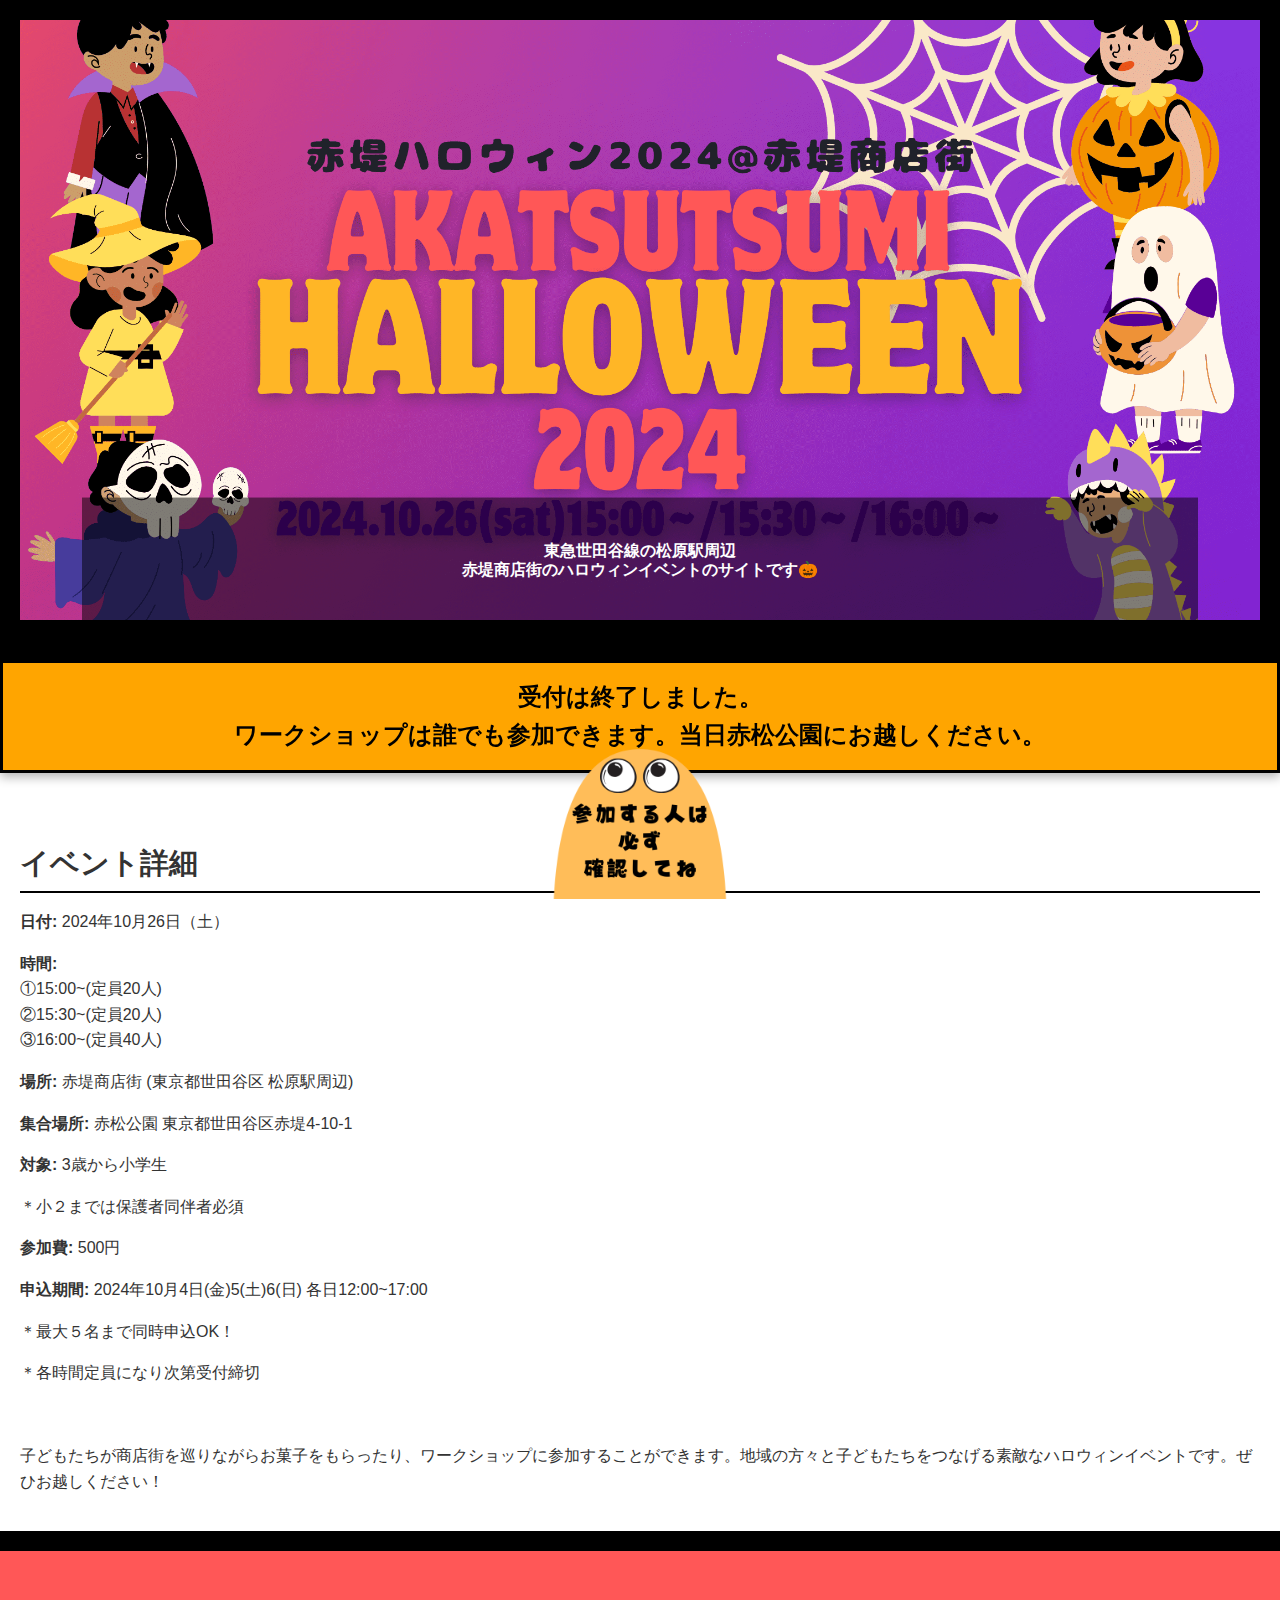
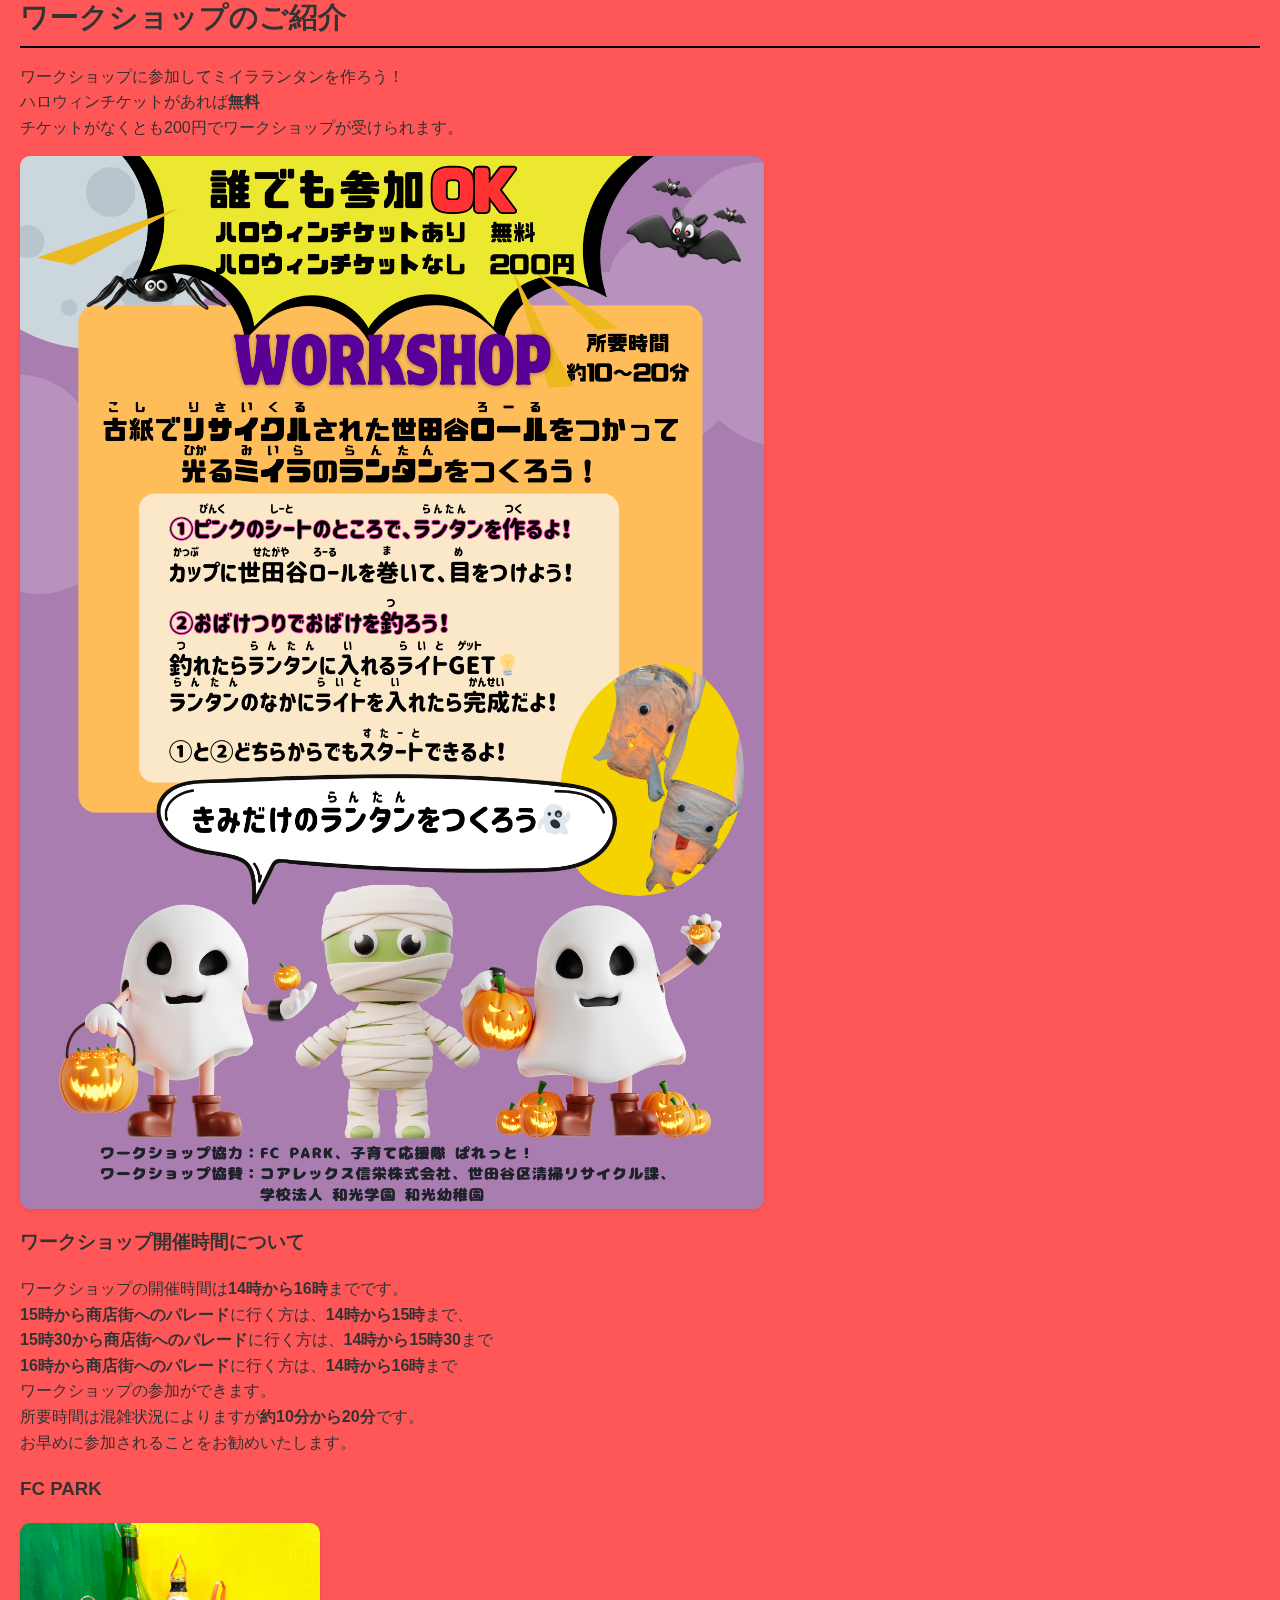
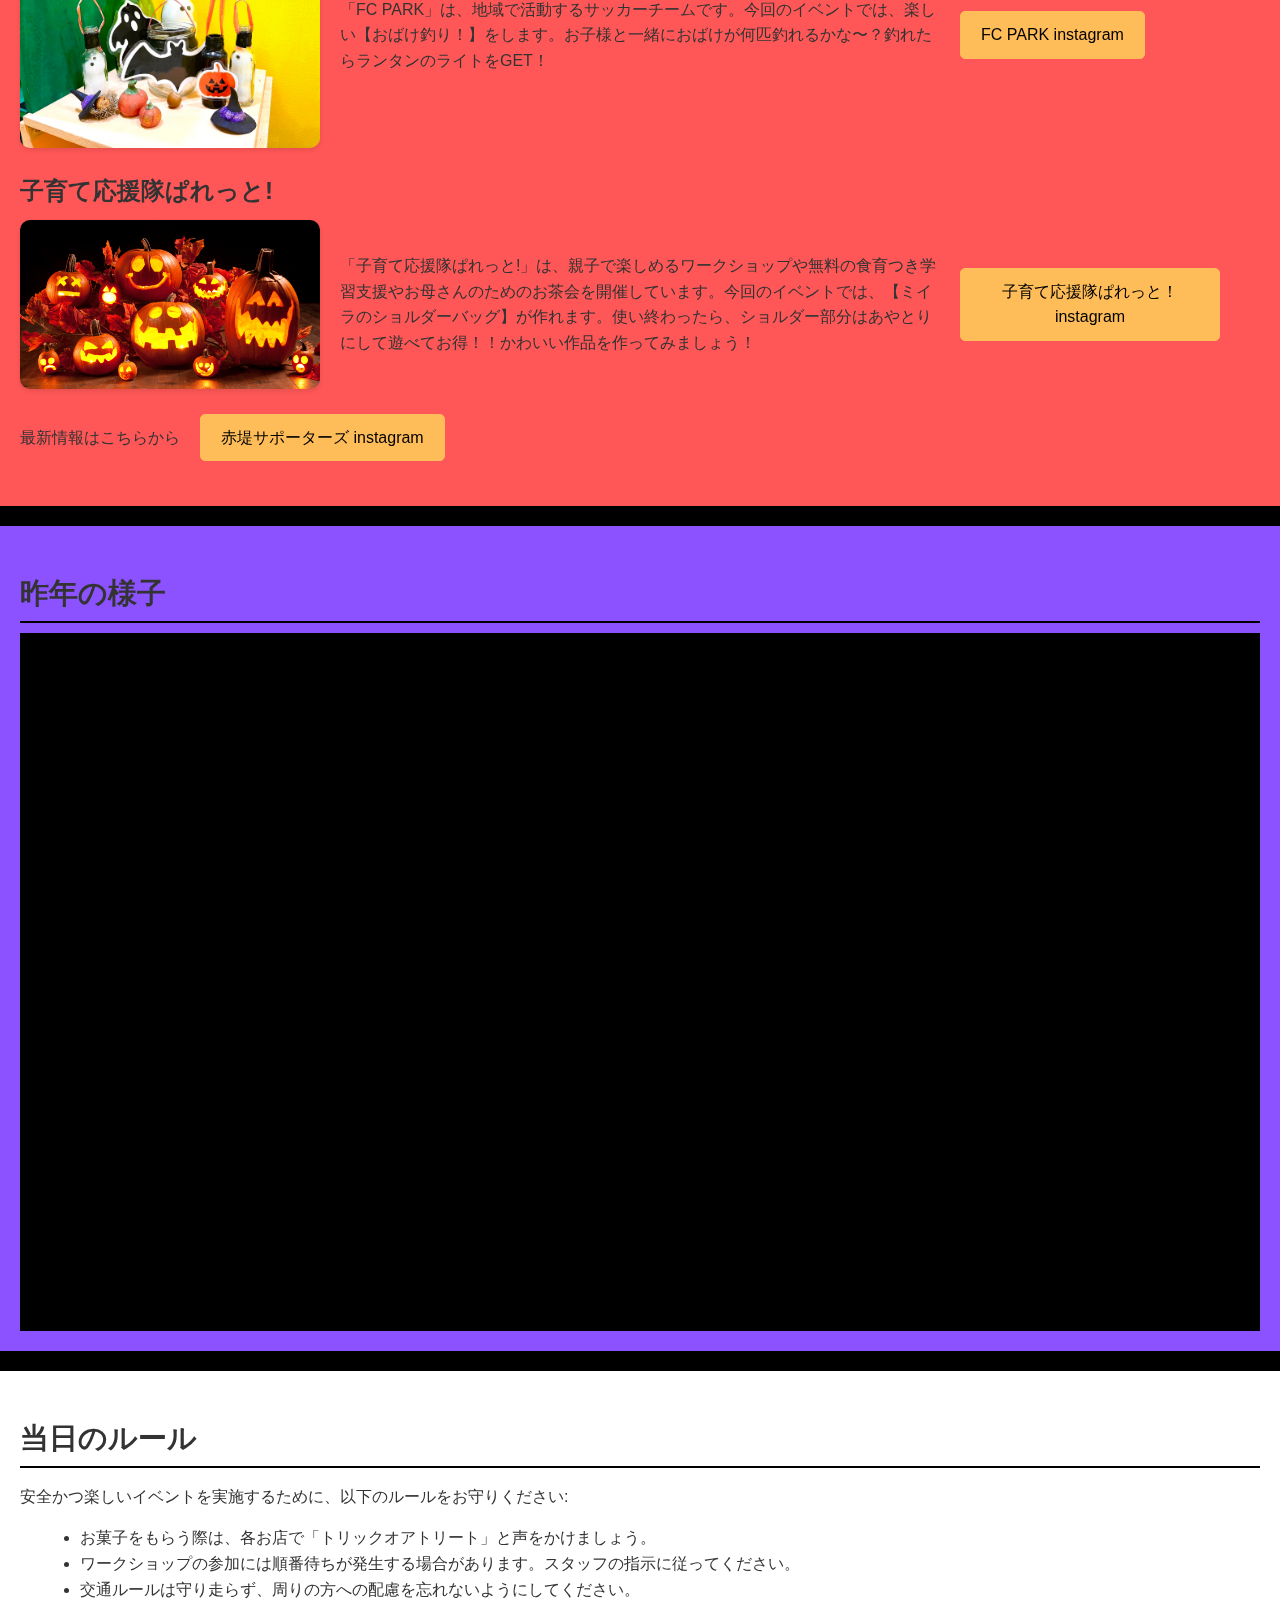
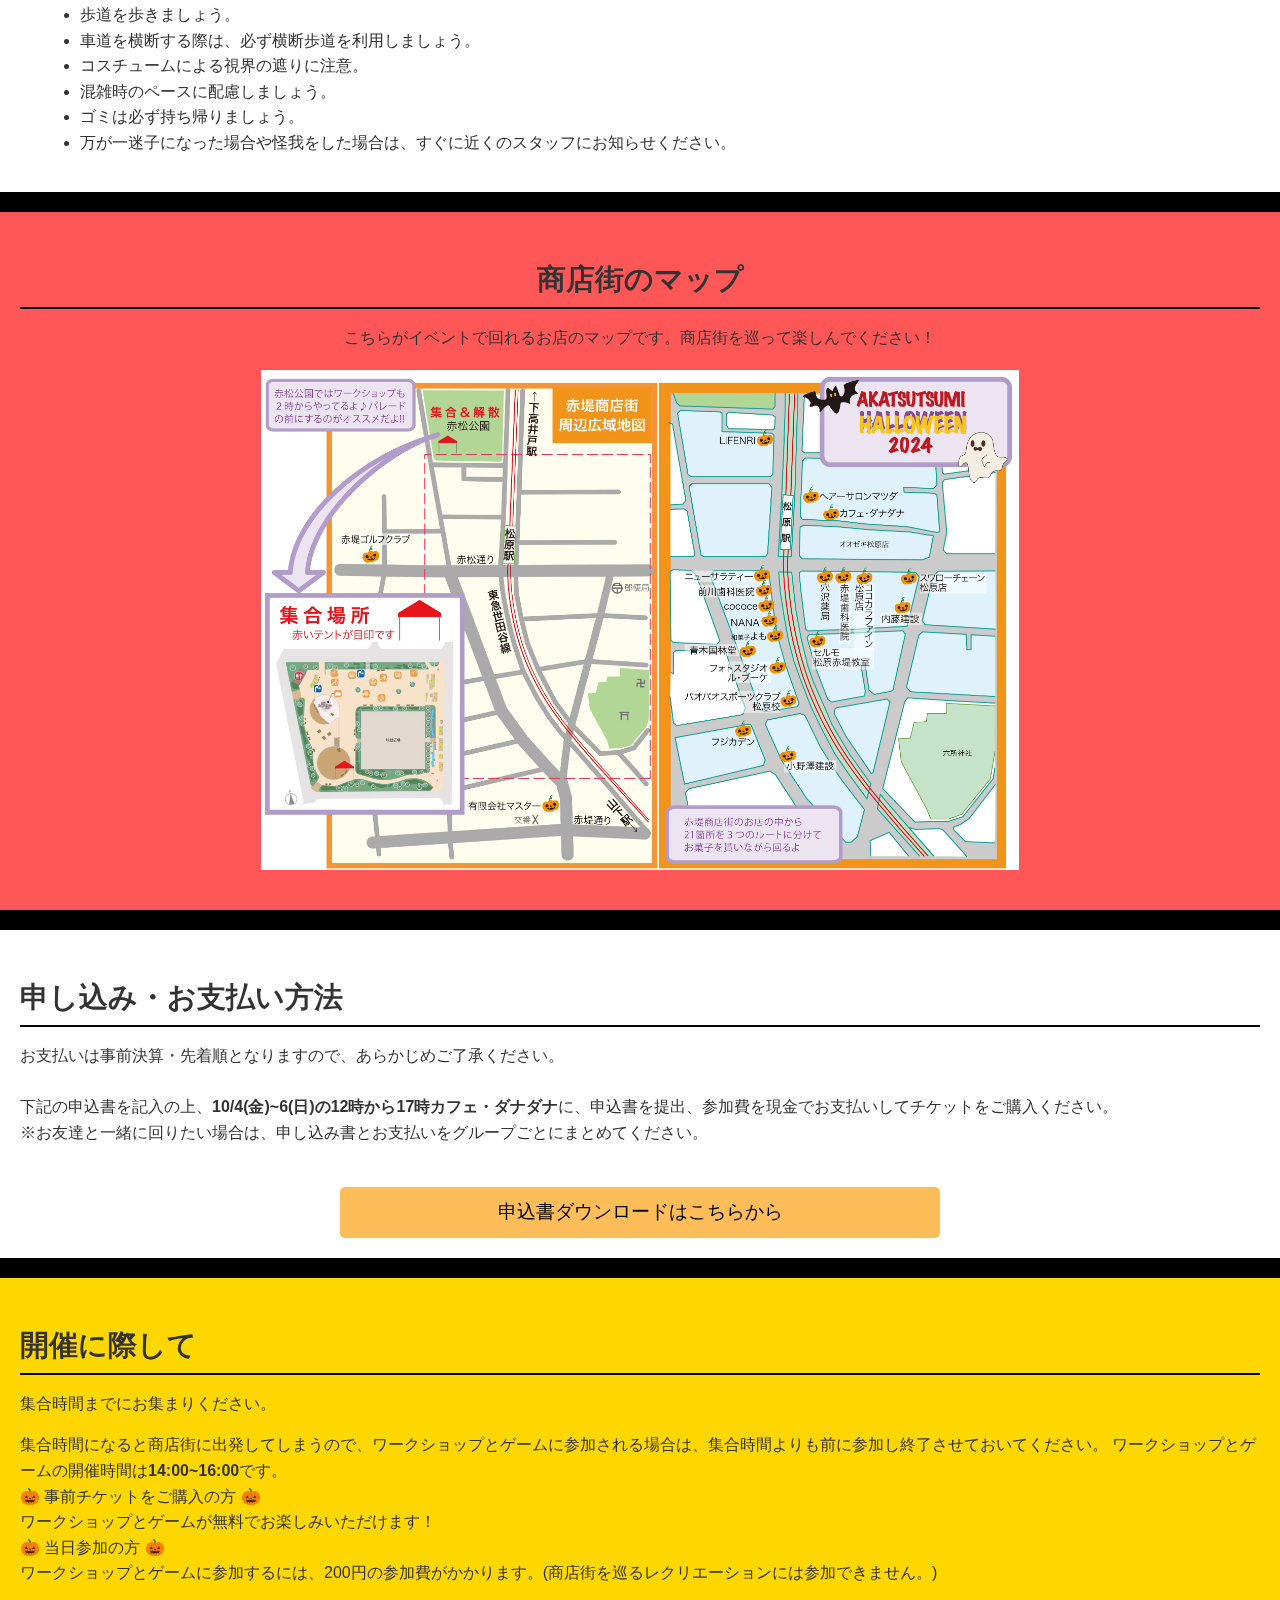
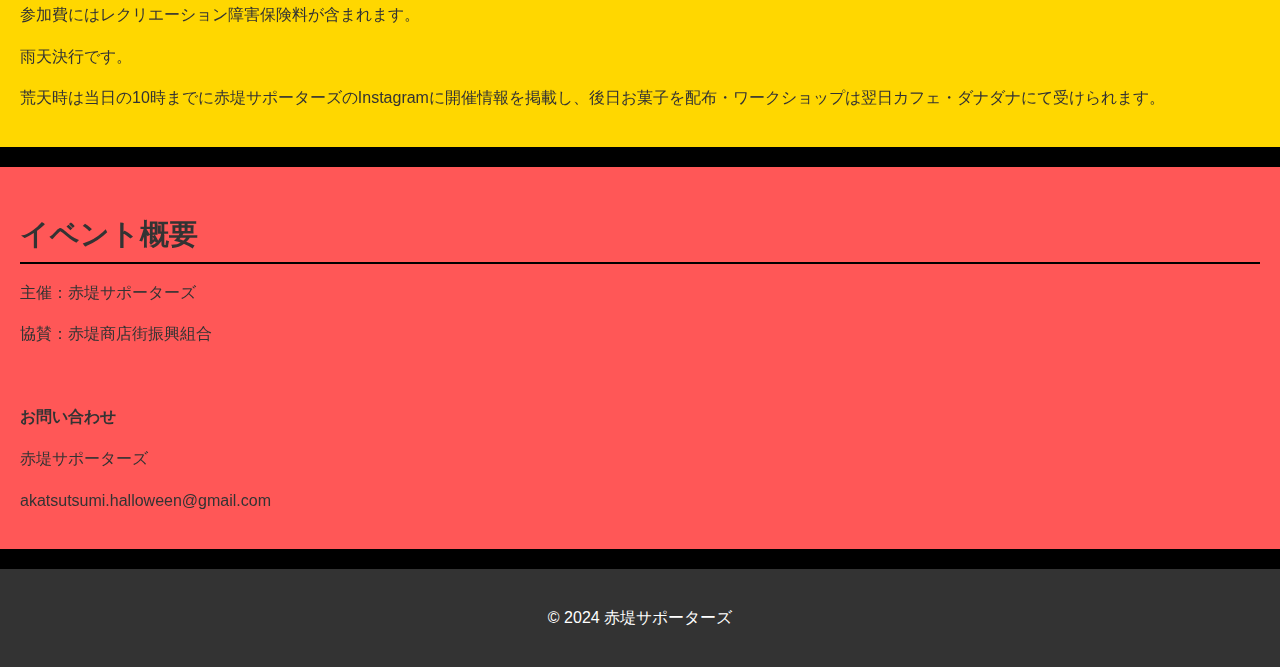
<file: index.html>
<!DOCTYPE html>
<html lang="ja">

<head>
    <meta charset="UTF-8">
    <meta name="google-site-verification" content="Jx2-7J6GTu_epfxSLQQCnGhvrOIGriPja0xol1tVJBs" />
    <meta name="description" content="松原駅周辺赤堤商店街のハロウィンイベント2024のご案内">
    <meta name="keywords" content="商店街, ハロウィン, 世田谷, 赤堤, 松原">
    <meta name="viewport" content="width=device-width, initial-scale=1.0">
    <meta property="og:url" content="https://akatsutsumi-shop.github.io/halloween/">
    <meta property="og:title" content="松原駅周辺赤堤商店街のハロウィンイベント2024">
    <meta property="og:image" content="https://akatsutsumi-shop.github.io/halloween/hw1.png">
    <meta property="og:type" content="website">
    <title>赤堤商店街ハロウィンイベント2024</title>
    <link rel="canonical" href="https://akatsutsumi-shop.github.io/halloween/">

    <link rel="icon" href="https://akasapo.github.io/halloween/favicon.ico" type="image/x-icon">
    <link rel="stylesheet" href="styles.css">
    <script type="application/ld+json">
      {
        "@context": "https://akatsutsumi-shop.github.io/halloween/",
        "@type": "Event",
        "name": "赤堤ハロウィンイベント2024",
        "startDate": "2024-10-26T09:00:00",
        "endDate": "2024-10-27T0:00:00",
        "location": {
          "@type": "Place",
          "name": "赤堤ハロウィン",
          "address": {
            "@type": "PostalAddress",
            "addressLocality": "世田谷区",
            "addressRegion": "東京都",
            "addressCountry": "JP"
          }
        },
        "description": "松原駅周辺赤堤商店街でのハロウィンイベント。詳細をご確認ください。",
        "url": "https://akatsutsumi-shop.github.io/halloween/"
      }
      </script>


</head>

<body>
    <header>
    <div class="img-container"  alt="赤堤商店街ハロウィンイベントのアイキャッチ画像">
      <div class="overlay">
        <h2>東急世田谷線の松原駅周辺<br>
          赤堤商店街のハロウィンイベントのサイトです🎃</h2>
         
    
          
      </div> 
    </div>
  </header>
    <section id="event-details">
      <div class="ribbon">受付は終了しました。<br>
      ワークショップは誰でも参加できます。当日赤松公園にお越しください。</div>
        <h2>イベント詳細</h2>
        <div id="ghost-container">
          <img src="ghost.png" alt="お化け" id="ghost">
      </div>
      <script src="script.js"></script>
        <p><strong>日付:</strong> 2024年10月26日（土）</p>
        <p><strong>時間:</strong> <br>①15:00~(定員20人)<br>②15:30~(定員20人)<br>③16:00~(定員40人)</p>
        <p><strong>場所:</strong> 赤堤商店街 (東京都世田谷区 松原駅周辺)</p>
        <p><strong>集合場所:</strong> 赤松公園 東京都世田谷区赤堤4-10-1</p>
        <p><strong>対象:</strong> 3歳から小学生</p>
        <p>＊小２までは保護者同伴者必須</p>
        <p><strong>参加費:</strong> 500円</p>
        <p><strong>申込期間:</strong> 2024年10月4日(金)5(土)6(日) 各日12:00~17:00</p>
        <p>＊最大５名まで同時申込OK！</p>
          <p>＊各時間定員になり次第受付締切</p><br>
        <p>子どもたちが商店街を巡りながらお菓子をもらったり、ワークショップに参加することができます。地域の方々と子どもたちをつなげる素敵なハロウィンイベントです。ぜひお越しください！</p>
    </section>

    <section id="workshops">
      <h2>ワークショップのご紹介</h2>
        <p>ワークショップに参加してミイラランタンを作ろう！<br>
          ハロウィンチケットがあれば<strong>無料</strong><br>
          チケットがなくとも200円でワークショップが受けられます。</p>
        <div class="workshop-content">
          <img src="workshopimg.png" alt="ワークショップ画像" width="60%">
        </div>
        <h3>ワークショップ開催時間について</h3>
        <p>
          ワークショップの開催時間は<strong>14時から16時</strong>までです。<br>
          <strong>15時から商店街へのパレード</strong>に行く方は、<strong>14時から15時</strong>まで、<br>
          <strong>15時30から商店街へのパレード</strong>に行く方は、<strong>14時から15時30</strong>まで<br>
          <strong>16時から商店街へのパレード</strong>に行く方は、<strong>14時から16時</strong>まで<br>
          ワークショップの参加ができます。<br>
          所要時間は混雑状況によりますが<strong>約10分から20分</strong>です。<br>
          お早めに参加されることをお勧めいたします。
        </p>
        
          <h3>FC PARK</h3>
          <div class="workshop-content">
          <img src="workshop1.jpg" alt="FCPARKのワークショップ画像" width="300">
          <p>「FC PARK」は、地域で活動するサッカーチームです。今回のイベントでは、楽しい【おばけ釣り！】をします。お子様と一緒におばけが何匹釣れるかな〜？釣れたらランタンのライトをGET！
            <a href="https://www.instagram.com/fcpark2022">
              <div class="button-insta">FC PARK instagram</div>
            </a>
          </p>
          
          </div>
          
      </div>
      <div class="workshop">
          <h3>子育て応援隊ぱれっと!</h3>
          <div class="workshop-content">
          <img src="workshop2.png" alt="子育て応援隊ぱれっと!のワークショップ画像" width="300">
          <p>「子育て応援隊ぱれっと!」は、親子で楽しめるワークショップや無料の食育つき学習支援やお母さんのためのお茶会を開催しています。今回のイベントでは、【ミイラのショルダーバッグ】が作れます。使い終わったら、ショルダー部分はあやとりにして遊べてお得！！かわいい作品を作ってみましょう！
            <a href="https://www.instagram.com/palette.setagaya/">
              <div class="button-insta">子育て応援隊ぱれっと！ instagram</div>
            </a>
          </p>

        
          </div>
          
      </div>
      <div class="workshop">
        <div class="workshop-content">
        <p>最新情報はこちらから</p>
      <a href="https://www.instagram.com/setagaya_akasapo">
        <div class="button-insta">赤堤サポーターズ instagram</div>
      </a>
        </div>
      </div>
      
  </section>
  <section id="movie2023">
    <h2>昨年の様子</h2>
    <div class="video-container">
      <iframe src="https://player.vimeo.com/video/1010956730?badge=0&amp;autopause=0&amp;player_id=0&amp;app_id=58479" frameborder="0" allow="autoplay; fullscreen; picture-in-picture; clipboard-write" style="position:absolute;top:0;left:0;width:100%;height:100%;" title="赤堤商店街ハロウィン2023"></iframe>
      <script src="https://player.vimeo.com/api/player.js"></script>
  </div>
</section>
  <section id="event-rules">
    <h2>当日のルール</h2>
    <p>安全かつ楽しいイベントを実施するために、以下のルールをお守りください:</p>
    <ul>
        <li>お菓子をもらう際は、各お店で「トリックオアトリート」と声をかけましょう。</li>
        <li>ワークショップの参加には順番待ちが発生する場合があります。スタッフの指示に従ってください。</li>
        <li>交通ルールは守り走らず、周りの方への配慮を忘れないようにしてください。</li>
        <li>歩道を歩きましょう。</li>
        <li>車道を横断する際は、必ず横断歩道を利用しましょう。</li>
        <li>コスチュームによる視界の遮りに注意。</li>
        <li>混雑時のペースに配慮しましょう。</li>
        <li>ゴミは必ず持ち帰りましょう。</li>
        <li>万が一迷子になった場合や怪我をした場合は、すぐに近くのスタッフにお知らせください。</li>
    </ul>
</section>


    <section id="map">
      <h2>商店街のマップ</h2>
      <p>こちらがイベントで回れるお店のマップです。商店街を巡って楽しんでください！</p>
      
      <!--  Maps の埋め込み -->
      <div class="map-img-container">  
        <img src="map.jpg" alt="赤堤商店街マップ">          
      </div>

  </section>



<section id="registration">
  <h2>申し込み・お支払い方法</h2>
  <p>
    お支払いは事前決算・先着順となりますので、あらかじめご了承ください。<br><br>
    下記の申込書を記入の上、<strong>10/4(金)~6(日)の12時から17時カフェ・ダナダナ</strong>に、申込書を提出、参加費を現金でお支払いしてチケットをご購入ください。<br>
    ※お友達と一緒に回りたい場合は、申し込み書とお支払いをグループごとにまとめてください。
  </p><br>
  
  <div class="button-container">
    <a href="entory.pdf" download="entory.pdf" class="button" id="realButton">申込書ダウンロードはこちらから</a>
  </div>
</section>
<a href="checklist.html"  class="button" id="fixedButton"></a>
<!-- 固定ボタン -->
<script>
  document.addEventListener('DOMContentLoaded', function () {
      const fixedButton = document.getElementById('fixedButton');
      const realButton = document.getElementById('realButton');

      function toggleButton() {
          const rect = realButton.getBoundingClientRect();
          const windowHeight = window.innerHeight || document.documentElement.clientHeight;

          // ボタンが画面に入ったら固定ボタンを非表示にし、実際のボタンと合流
          if (rect.top < windowHeight && rect.bottom > 0) {
              fixedButton.style.display = 'none';  // 固定ボタンを非表示
          } else {
              fixedButton.style.display = 'block';  // 固定ボタンを表示
          }
      }

      // デバウンス関数
      function debounce(func, wait) {
          let timeout;
          return function () {
              clearTimeout(timeout);
              timeout = setTimeout(func, wait);
          };
      }

      // スクロールとリサイズイベントにデバウンスを適用
      const debouncedToggleButton = debounce(toggleButton, 100);
      window.addEventListener('scroll', debouncedToggleButton);
      window.addEventListener('resize', debouncedToggleButton);

      // 初期表示チェック
      toggleButton();
  });
</script>
<section id="attention">
  <h2>開催に際して</h2>
  <p>集合時間までにお集まりください。</p>
  <p>集合時間になると商店街に出発してしまうので、ワークショップとゲームに参加される場合は、集合時間よりも前に参加し終了させておいてください。
    ワークショップとゲームの開催時間は<strong>14:00~16:00</strong>です。<br>
    🎃 事前チケットをご購入の方 🎃<br>
ワークショップとゲームが無料でお楽しみいただけます！<br>

🎃 当日参加の方 🎃<br>
ワークショップとゲームに参加するには、200円の参加費がかかります。(商店街を巡るレクリエーションには参加できません。)</p>
  <p>参加費にはレクリエーション障害保険料が含まれます。</p>
  <p>雨天決行です。</p>
  <p>荒天時は当日の10時までに赤堤サポーターズのInstagramに開催情報を掲載し、後日お菓子を配布・ワークショップは翌日カフェ・ダナダナにて受けられます。</p>
  <p></p>
 
</section>
    <section id="contact">
        <h2>イベント概要</h2>
        <p>主催：赤堤サポーターズ</p>
        <p>協賛：赤堤商店街振興組合</p><br>
        <p><strong>お問い合わせ</strong></p>
        <p>赤堤サポーターズ</p>
        <p> <a href="mailto:akatsutsumi.halloween@gmail.com">akatsutsumi.halloween@gmail.com</a></p>
        <p></p>
    </section>


    <footer>
        <p>&copy; 2024 赤堤サポーターズ</p>
    </footer>
</body>

</html>
</file>
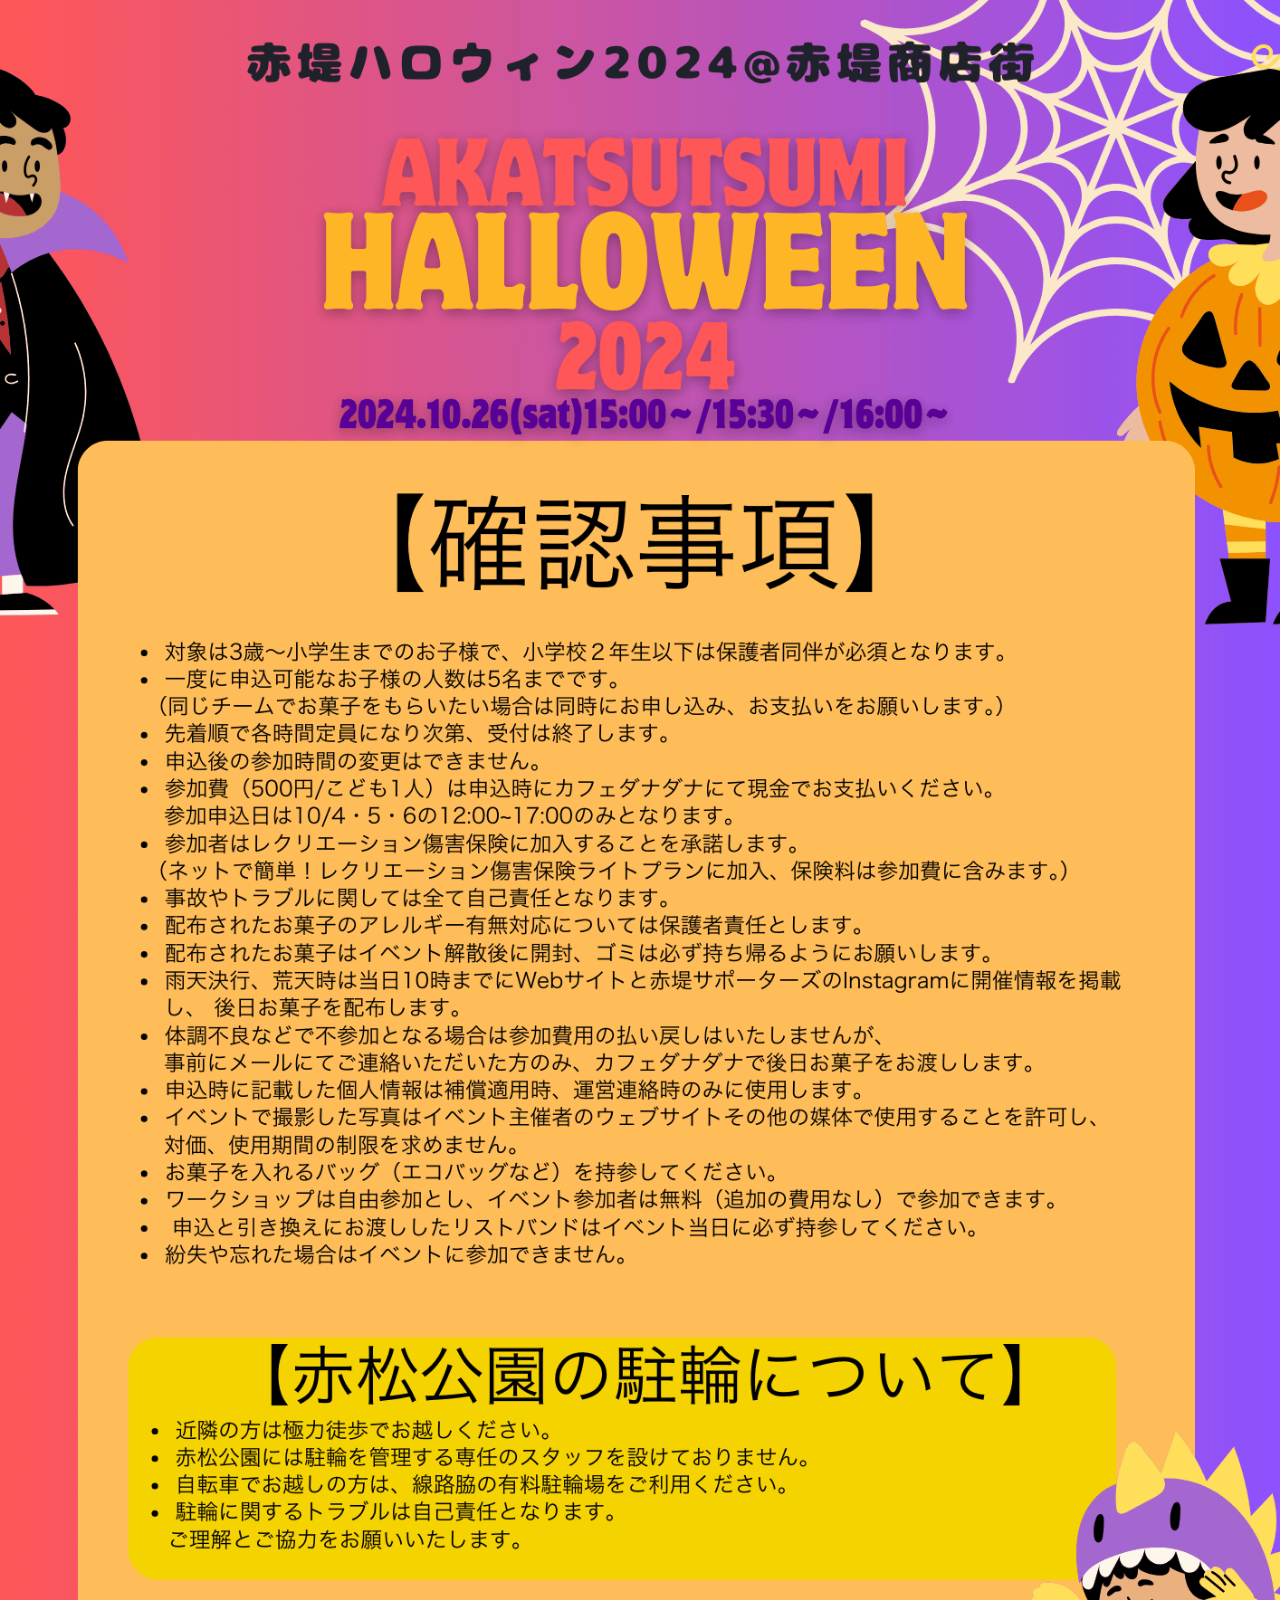
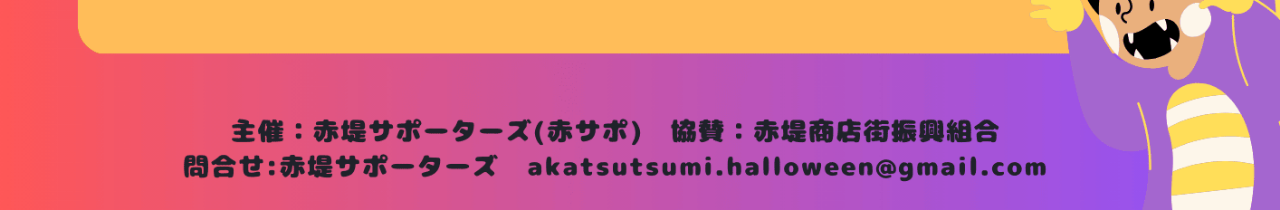
<file: checklist.html>
<!DOCTYPE html>
<html lang="ja">
<head>
  <meta charset="UTF-8">
  <meta name="google-site-verification" content="Jx2-7J6GTu_epfxSLQQCnGhvrOIGriPja0xol1tVJBs" />
  <meta name="description" content="松原駅周辺赤堤商店街のハロウィンイベント2024確認事項">
  <meta name="keywords" content="商店街, ハロウィン, 世田谷, 赤堤, 松原">
  <meta name="viewport" content="width=device-width, initial-scale=1.0">
  <meta property="og:url" content="https://akasapo.github.io/halloween/checklist.html">
  <meta property="og:title" content="松原駅周辺赤堤商店街のハロウィンイベント2024">
  <meta property="og:image" content="https://akatsutsumi-shop.github.io/halloween/hw1.png">
  <meta property="og:type" content="website">
  <title>赤堤商店街ハロウィンイベント2024確認事項</title>
  <link rel="canonical" href="https://akatsutsumi-shop.github.io/halloween/">

  <link rel="icon" href="https://akasapo.github.io/halloween/favicon.ico" type="image/x-icon">
    
    <style>
        body {
            margin: 0; /* 余白をなくす */
            display: flex; /* センター配置にするためにフレックスボックスを使用 */
            justify-content: center; /* 横方向のセンタリング */
            align-items: center; /* 縦方向のセンタリング */
            width: 100vw;

            background-color: #f0f0f0; /* 背景色を設定（任意） */
        }
        img {
            max-width: 100%; /* 画像が画面幅を超えないように設定 */
            height: auto; /* アスペクト比を維持 */
        }
    </style>
</head>
<body>
    <img src="checklist.png" alt="赤堤ハロウィン注意事項" />
</body>
</html>
</file>
<file: styles.css>
/* 全体のスタイルリセット */
*,
*::before,
*::after {
  box-sizing: border-box; /* 全ての要素にボックスサイズを適用 */
}

html, body {
  margin: 0; /* 余白をリセット */
  padding: 0; /* パディングをリセット */
  width: 100%; /* 幅を100%に */
  overflow-x: hidden; /* 水平方向のオーバーフローを防ぐ */
}

/* 全体のスタイル */
body {
  font-family: Arial, sans-serif;
  line-height: 1.6;
  background-color: black; /* 背景色 */
  color: #333; /* 文字色 */
}

/* ヘッダーのスタイル */
header {
  color: white;
  padding: 20px;
  text-align: center;
  border-radius: 10px;
  margin-bottom: 20px; /* ヘッダーの下の余白 */
}

h1 {
  font-size: 2.5rem; /* h1のフォントサイズ */
}

/* オーバーレイのスタイル */
.overlay {
  position: absolute;
  top: 90%; /* 位置を設定 */
  left: 50%; /* 中央に配置 */
  transform: translate(-50%, -50%); /* 中央に配置 */
  width: 90%; /* 幅を90%に */
  text-align: center; /* テキスト中央揃え */
  color: white; /* 文字色 */
  background: rgba(0, 0, 0, 0.5); /* 背景色 */
  padding: 20px; /* 内側の余白 */
}

.overlay h2 {
  font-size: 1rem; /* h2のフォントサイズ */
  padding: 10px; /* 内側の余白 */
  line-height: 1.2; /* 行間 */
  text-align: center; /* テキスト中央揃え */
}

/* メディアクエリでのオーバーレイのスタイル */
@media (max-width: 768px) {
  .overlay {
    padding: 10px; /* 内側の余白 */
  }
  .overlay h2 {
    font-size: 0.8rem; /* h2のフォントサイズ */
    padding: 5px; /* 内側の余白 */
    line-height: 1.0; /* 行間 */
  }
}

/* セクションのスタイル */
section {
  margin-bottom: 20px; /* セクションの下の余白 */
  padding: 20px; /* 内側の余白 */
  background-color: white; /* 背景色 */
  box-shadow: 0 2px 5px rgba(0, 0, 0, 0.1); /* 影 */
  position: relative; /* 相対位置 */
  width: 100%; /* 幅を100%に */
}

section h2 {
  font-size: 1.8rem; /* h2のフォントサイズ */
  margin-bottom: 10px; /* h2の下の余白 */
  border-bottom: 2px solid #000; /* 下線 */
  padding-bottom: 5px; /* 内側の余白 */
}

/* リンクのスタイル */
a {
  color: inherit; /* 継承した色を使用 */
  text-decoration: none; /* 下線を削除 */
}

a:hover {
  text-decoration: underline; /* ホバー時に下線を表示 */
}

/* アイキャッチ画像のスタイル */
.img-container {
  position: relative; /* 相対位置 */
  width: 100%; /* 幅を100%に */
  height: 600px; /* 高さ */
  background-image: url(hw1.png); /* 背景画像 */
  background-size: cover; /* 画像をカバー */
  background-position: center; /* 画像の中心を表示 */
  background-repeat: no-repeat; /* 繰り返さない */
  background-color: #333; /* 背景色 */
  overflow: hidden; /* はみ出しを隠す */
}

@media (max-width: 768px) {
  .img-container {
    height: 300px; /* スマホ用に高さを縮小 */
    background-size: contain; /* 画像が収まるように調整 */
  }
}

/* ゴーストのスタイル */
#ghost-container {
  position: fixed; /* 固定位置 */
  top: 0; /* 上からの位置 */
  left: 0; /* 左からの位置 */
  width: 100vw; /* ビューポートの幅 */
  height: 100vh; /* ビューポートの高さ */
  pointer-events: none; /* クリックイベントを無視 */
}

#ghost {
  position: absolute; /* 絶対位置 */
  width: 100px; /* 幅 */
  height: 100px; /* 高さ */
  opacity: 0; /* 不透明度 */
  transition: transform 1s ease-in-out; /* トランジション */
}

/* 帯のスタイル */
.ribbon {
  background-color: orange; /* ハロウィンらしいオレンジ色 */
  color: black; /* 注目を集めやすい黒い文字 */
  font-size: 1.5rem; /* フォントサイズ */
  text-align: center; /* テキストを中央揃え */
  padding: 15px; /* 内側の余白 */
  font-weight: bold; /* 太字 */
  position: absolute; /* 絶対位置 */
  top: 0; /* 上からの位置 */
  left: 0; /* 左からの位置 */
  right: 0; /* 右からの位置 */
  z-index: 10; /* 重なり順序 */
  border: 3px solid black; /* 黒い枠線で強調 */
  box-shadow: 0 4px 10px rgba(0, 0, 0, 0.3); /* 影をつけて立体感を出す */
}

/* イベント詳細のh2の上マージン */
#event-details h2 {
  margin-top: 160px; /* h2の上の余白 */
}

/* ワークショップセクションのスタイル */
#workshops {
  background-color: #ff5757; /* 背景色 */
}

.workshop {
  margin-bottom: 20px; /* 各ワークショップの下の余白 */
}

.workshop-content {
  display: flex; /* フレックスボックス */
  align-items: center; /* 縦方向の中央揃え */
  gap: 20px; /* 隙間 */
}

.workshop-content img {
  border-radius: 10px; /* 角を丸く */
  box-shadow: 0 2px 5px rgba(0, 0, 0, 0.1); /* 影 */
}

.workshop-content p {
  max-width: 600px; /* 最大幅 */
}

/* メディアクエリでのワークショップのスタイル */
@media (max-width: 768px) {
  .workshop-content {
    flex-direction: column; /* 縦方向に並べる */
    text-align: center; /* テキスト中央揃え */
  }
}

/* ワークショップのタイトルスタイル */
.workshop h3 {
  font-size: 1.5rem; /* フォントサイズ */
  margin-bottom: 10px; /* 下の余白 */
}

/* ボタンのスタイリング */
.button-insta {
  display: inline-block; /* インラインブロック */
  padding: 10px 20px; /* 内側の余白 */
  font-size: 16px; /* フォントサイズ */
  color: black; /* 文字色 */
  background-color: #FFBD59; /* 背景色 */
  border-radius: 5px; /* 角を丸く */
  border: 1px solid #FFBD59; /* ボーダー */
  transition: background-color 0.3s, border-color 0.3s; /* トランジション */
  text-align: center; /* 中央揃え */
}

.button-insta:hover {
  background-color: #FFD580; /* ホバー時の背景色 */
  border-color: #FFD580; /* ホバー時のボーダー色 */
}

/* 昨年の様子 */
#movie2023 {
  background-color: #8c52ff; /* 背景色 */
}

.video-container {
  position: relative; /* 相対位置 */
  padding-bottom: 56.25%; /* 16:9のアスペクト比を維持 */
  height: 0; /* 高さを0に */
  overflow: hidden; /* はみ出しを隠す */
  max-width: 100%; /* 最大幅 */
  background-color: black; /* 背景色 */
}

.video-container iframe {
  position: absolute; /* 絶対位置 */
  top: 0; /* 上からの位置 */
  left: 0; /* 左からの位置 */
  width: 100%; /* 幅を100%に */
  height: 100%; /* 高さを100%に */
}

/* メディアクエリでの動画コンテナのスタイル */
@media (max-width: 768px) {
  .video-container {
    padding-bottom: 56.25%; /* アスペクト比維持 */
  }
}

/* 当日のルールスタイル */
#event-rules ul {
  margin-top: 10px; /* 上の余白 */
  list-style-type: disc; /* リストスタイル */
  margin-left: 20px; /* 左の余白 */
}

/* マップのスタイル */
#map {
  background-color: #ff5757; /* 背景色 */
  text-align: center; /* テキスト中央揃え */
}

.map-img-container {
  display: flex; /* フレックスボックス */
  justify-content: center; /* 水平方向の中央揃え */
  align-items: center; /* 縦方向の中央揃え */
  margin: 20px auto; /* 上下の余白 */
  width: 100%; /* 幅を100%に */
  height: 500px; /* 高さ */
  overflow: hidden; /* はみ出しを隠す */
}

.map-img-container img {
  width: 100%; /* 幅を100%に */
  height: 100%; /* 高さを100%に */
  object-fit: contain; /* 画像が収まるように調整 */
}

/* メディアクエリでのマップのスタイル */
@media (max-width: 768px) {
  .map-img-container {
    height: 300px; /* 高さを調整 */
  }

  .map-img-container img {
    height: auto; /* 高さを自動にする */
  }
}

/* 申し込み・お支払い方法のスタイル */
#registration {
  background-color: white; /* 背景色 */
}

#registration .button {
  display: inline-block; /* インラインブロック */
  background-color: #FFBD59; /* 背景色 */
  color: black; /* 文字色 */
  padding: 10px 20px; /* 内側の余白 */
  border-radius: 5px; /* 角を丸く */
  font-size: 1.2rem; /* フォントサイズ */
  text-align: center; /* 中央揃え */
  width: 80vw; /* 幅を80%に設定 */
  max-width: 600px; /* 最大幅 */
  margin: 0 auto; /* 中央揃え */
  box-sizing: border-box; /* ボックスサイズを含む */
}

#registration .button:hover {
  background-color: #FFD580; /* ホバー時の背景色 */
}

/* ボタンコンテナのスタイル */
.button-container {
  display: flex; /* フレックスボックス */
  justify-content: center; /* 水平方向の中央揃え */
  align-items: center; /* 縦方向の中央揃え */
  width: 100%; /* 幅を100%に */
  max-width: 100%; /* 最大幅を100%に */
}

/* 固定ボタンのスタイル */
#fixedButton {
  position: fixed; /* 固定位置 */
  bottom: 1px; /* 下からの位置 */
  z-index: 1000; /* 重なり順序 */
  display: none; /* 非表示 */
  padding: 10px 0px; /* 内側の余白 */
  background-image: url('btnimg2.png'); /* 背景画像 */
  background-size: cover; /* 背景画像をカバー */
  width: 200px; /* 幅 */
  height: 150px; /* 高さ */
  color: white; /* 文字色 */
  border-radius: 5px; /* 角を丸く */
  font-size: 1.2rem; /* フォントサイズ */
  text-align: center; /* 中央揃え */
  box-sizing: border-box; /* ボックスサイズを含む */
  left: 50%; /* 中央に配置 */
  transform: translateX(-50%); /* 中央に配置 */
}

#fixedButton:hover {
  background-image: url('btnimghover.png'); /* ホバー時の背景画像 */
}

/* 注意・お問い合わせセクションのスタイル */
#attention {
  background-color: #ffd700; /* 背景色 */
}

#contact {
  background-color: #ff5757; /* 背景色 */
}

/* フッターのスタイル */
footer {
  text-align: center; /* テキスト中央揃え */
  padding: 20px; /* 内側の余白 */
  background-color: #333; /* 背景色 */
  color: white; /* 文字色 */
  margin-top: 20px; /* 上の余白 */
}
</file>
